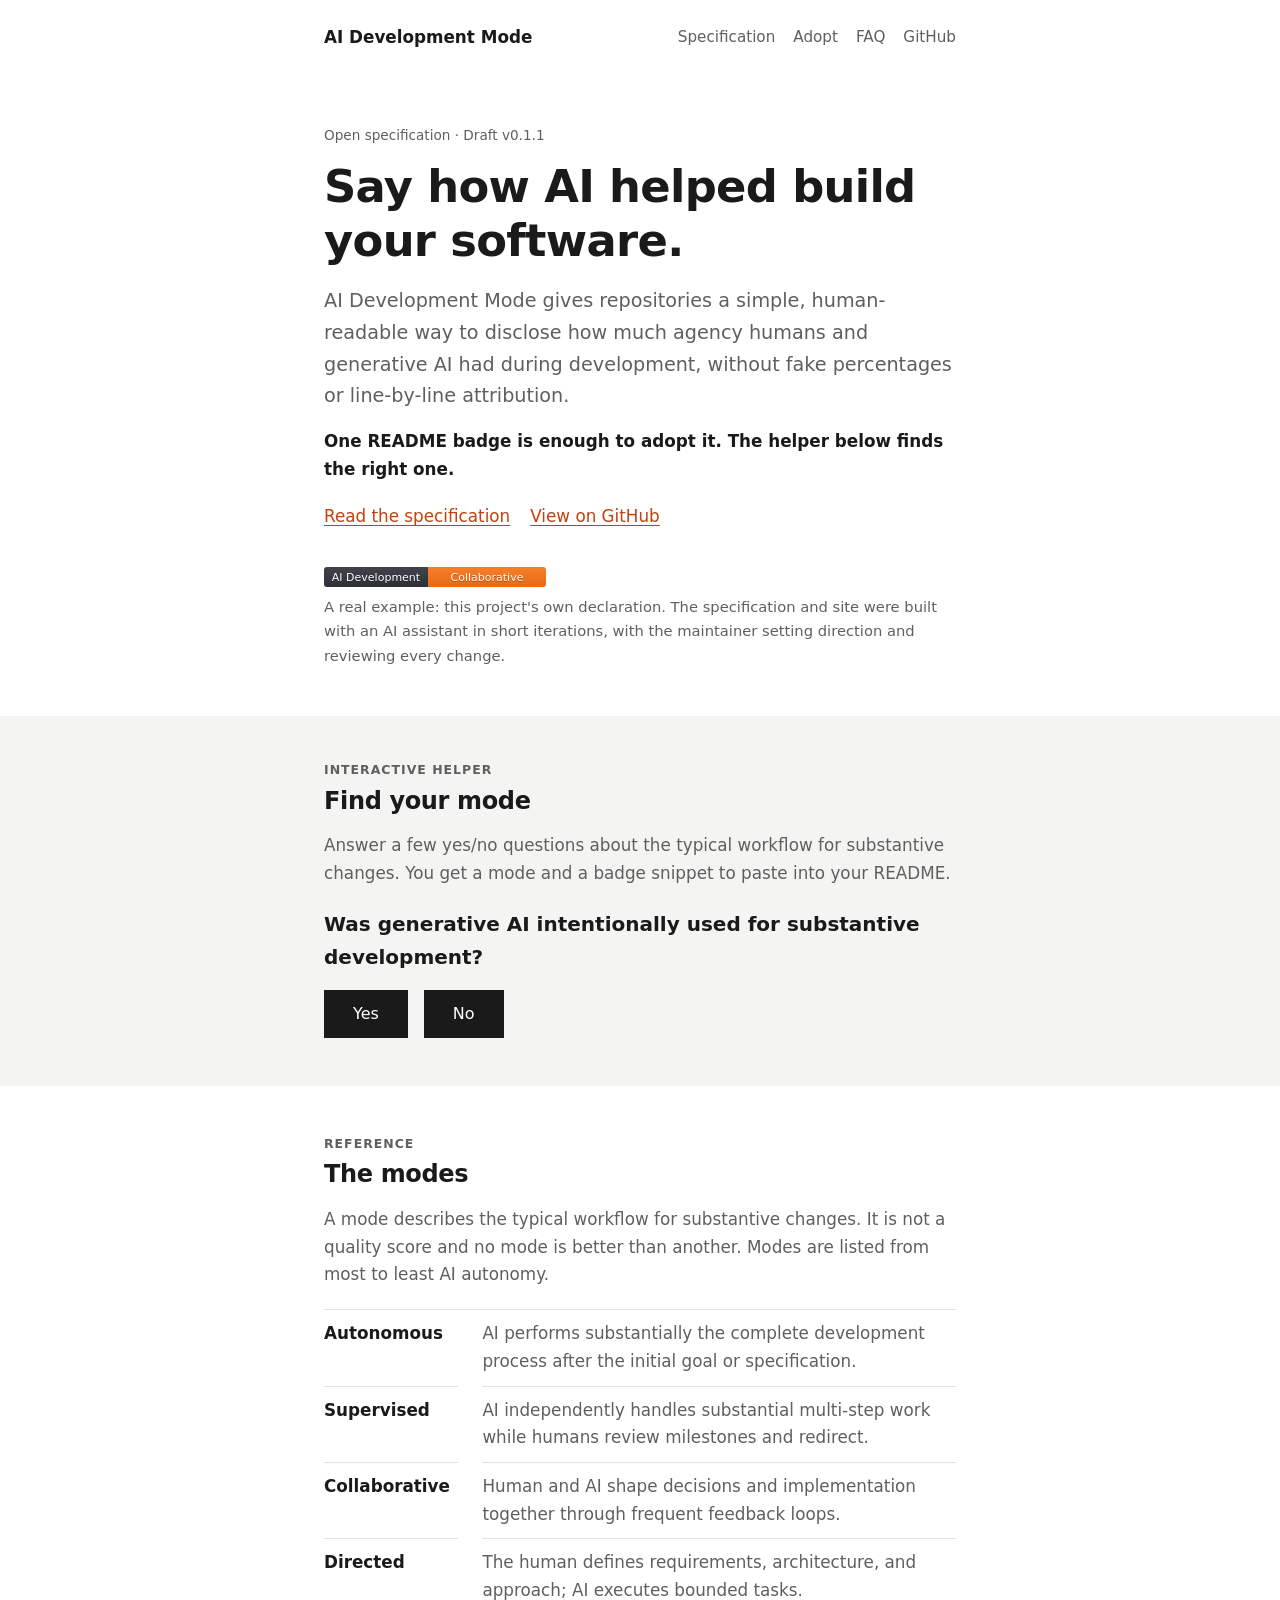
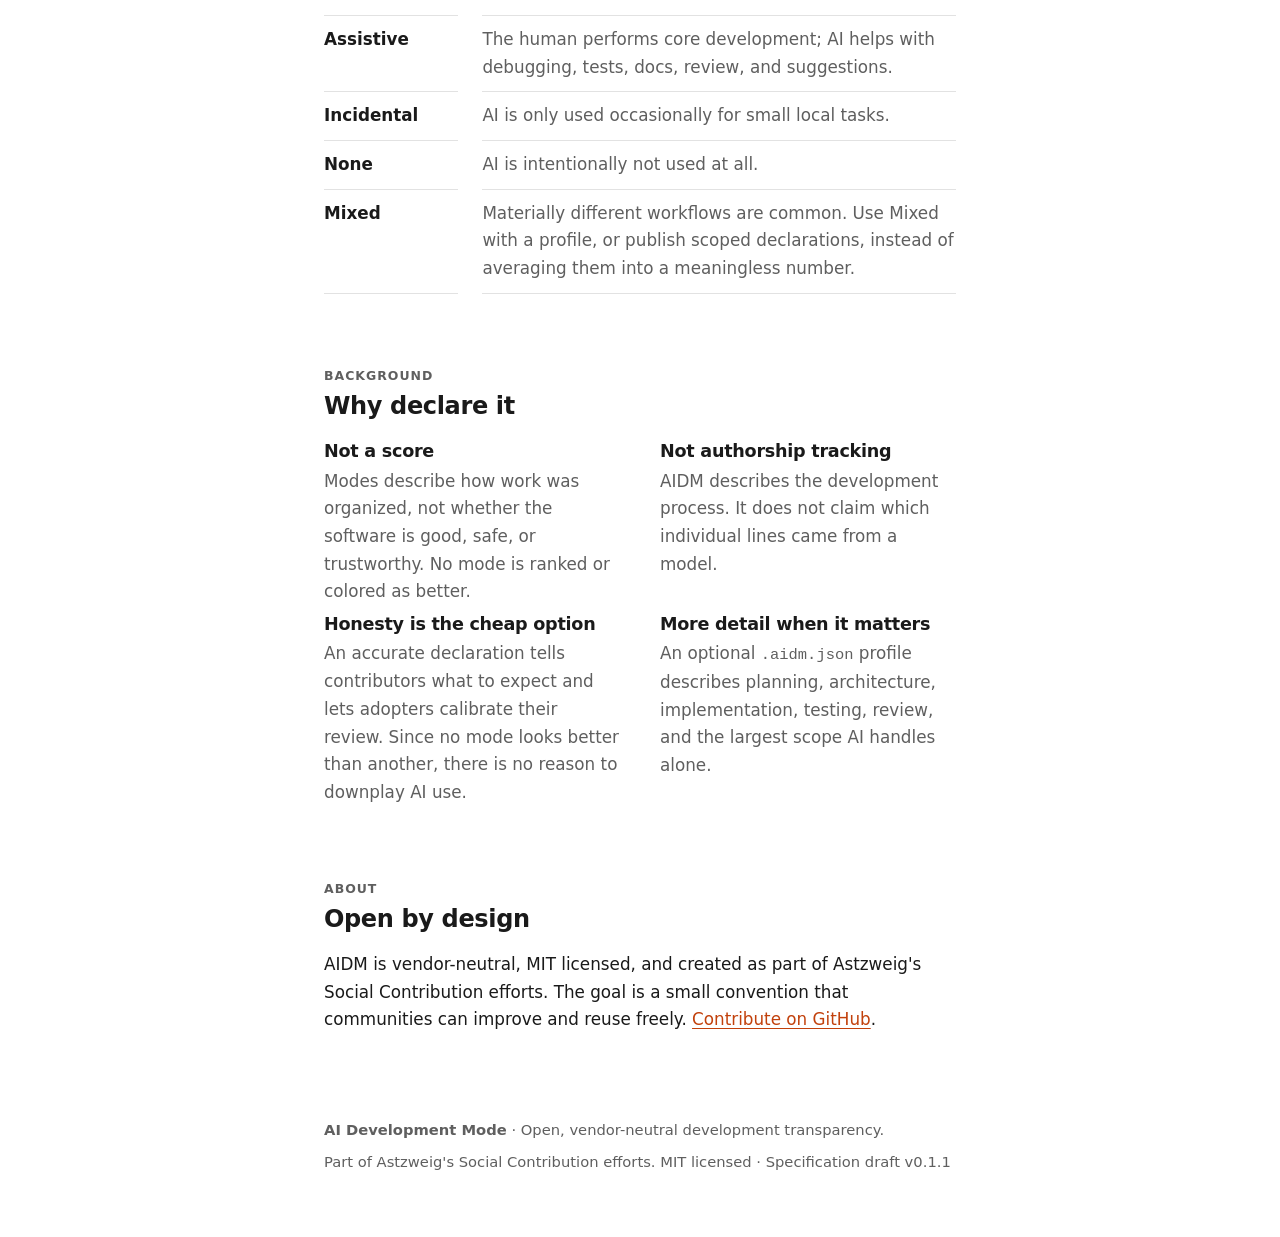
<file: docs/index.html>
<!doctype html>
<html lang="en">
  <head>
    <meta charset="utf-8">
    <meta name="viewport" content="width=device-width,initial-scale=1">
    <meta name="description" content="AI Development Mode is an open specification for disclosing how humans and generative AI worked together to build software.">
    <title>AI Development Mode — Transparent AI-assisted software development</title>
    <link rel="stylesheet" href="assets/style.css">
  </head>
  <body>
    <header class="site-header">
      <div class="wrap nav"><a class="brand" href="index.html">AI Development Mode</a>
        <nav class="navlinks"><a href="specification.html">Specification</a><a href="adopt.html">Adopt</a><a href="faq.html">FAQ</a><a href="https://github.com/astzweig/aidm">GitHub</a></nav>
      </div>
    </header>
    <main>
      <section class="hero">
        <div class="wrap">
          <div class="eyebrow">Open specification · Draft v0.1.1</div>
          <h1>Say how AI helped build your software.</h1>
          <p class="lead">AI Development Mode gives repositories a simple, human-readable way to disclose how much agency humans and generative AI had during development, without fake percentages or line-by-line attribution.</p>
          <p class="sub">One README badge is enough to adopt it. The helper below finds the right one.</p>
          <p class="actions"><a href="specification.html">Read the specification</a><a href="https://github.com/astzweig/aidm">View on GitHub</a></p>
          <p class="example">
            <a href="https://github.com/astzweig/aidm/blob/main/.aidm.json"><img src="assets/badge-collaborative.svg" alt="AI Development: Collaborative" width="222" height="20"></a>
            <span class="small">A real example: this project's own declaration. The specification and site were built with an AI assistant in short iterations, with the maintainer setting direction and reviewing every change.</span>
          </p>
        </div>
      </section>
      <section class="section tool" id="find-your-mode">
        <div class="wrap">
          <p class="label">Interactive helper</p>
          <h2>Find your mode</h2>
          <p class="muted">Answer a few yes/no questions about the typical workflow for substantive changes. You get a mode and a badge snippet to paste into your README.</p>
          <p id="chooser-q" class="chooser-question"></p>
          <div id="chooser-answers" class="chooser-answers">
            <button data-answer="yes">Yes</button>
            <button data-answer="no">No</button>
          </div>
          <div id="chooser-result" class="chooser-result" aria-live="polite"></div>
        </div>
      </section>
      <section class="section">
        <div class="wrap">
          <p class="label">Reference</p>
          <h2>The modes</h2>
          <p class="muted">A mode describes the typical workflow for substantive changes. It is not a quality score and no mode is better than another. Modes are listed from most to least AI autonomy.</p>
          <dl class="modes">
            <dt>Autonomous</dt>
            <dd>AI performs substantially the complete development process after the initial goal or specification.</dd>
            <dt>Supervised</dt>
            <dd>AI independently handles substantial multi-step work while humans review milestones and redirect.</dd>
            <dt>Collaborative</dt>
            <dd>Human and AI shape decisions and implementation together through frequent feedback loops.</dd>
            <dt>Directed</dt>
            <dd>The human defines requirements, architecture, and approach; AI executes bounded tasks.</dd>
            <dt>Assistive</dt>
            <dd>The human performs core development; AI helps with debugging, tests, docs, review, and suggestions.</dd>
            <dt>Incidental</dt>
            <dd>AI is only used occasionally for small local tasks.</dd>
            <dt>None</dt>
            <dd>AI is intentionally not used at all.</dd>
            <dt>Mixed</dt>
            <dd>Materially different workflows are common. Use Mixed with a profile, or publish scoped declarations, instead of averaging them into a meaningless number.</dd>
          </dl>
        </div>
      </section>
      <section class="section">
        <div class="wrap">
          <p class="label">Background</p>
          <h2>Why declare it</h2>
          <div class="grid">
            <div>
              <h3>Not a score</h3>
              <p>Modes describe how work was organized, not whether the software is good, safe, or trustworthy. No mode is ranked or colored as better.</p>
            </div>
            <div>
              <h3>Not authorship tracking</h3>
              <p>AIDM describes the development process. It does not claim which individual lines came from a model.</p>
            </div>
            <div>
              <h3>Honesty is the cheap option</h3>
              <p>An accurate declaration tells contributors what to expect and lets adopters calibrate their review. Since no mode looks better than another, there is no reason to downplay AI use.</p>
            </div>
            <div>
              <h3>More detail when it matters</h3>
              <p>An optional <code>.aidm.json</code> profile describes planning, architecture, implementation, testing, review, and the largest scope AI handles alone.</p>
            </div>
          </div>
        </div>
      </section>
      <section class="section">
        <div class="wrap">
          <p class="label">About</p>
          <h2>Open by design</h2>
          <p>AIDM is vendor-neutral, MIT licensed, and created as part of Astzweig's Social Contribution efforts. The goal is a small convention that communities can improve and reuse freely. <a href="https://github.com/astzweig/aidm">Contribute on GitHub</a>.</p>
        </div>
      </section>
    </main>
    <footer class="footer">
      <div class="wrap">
        <p><strong>AI Development Mode</strong> · Open, vendor-neutral development transparency.</p>
        <p>Part of Astzweig's Social Contribution efforts. MIT licensed · Specification draft v0.1.1</p>
      </div>
    </footer>
    <script src="assets/site.js"></script>
  </body>
</html>
</file>
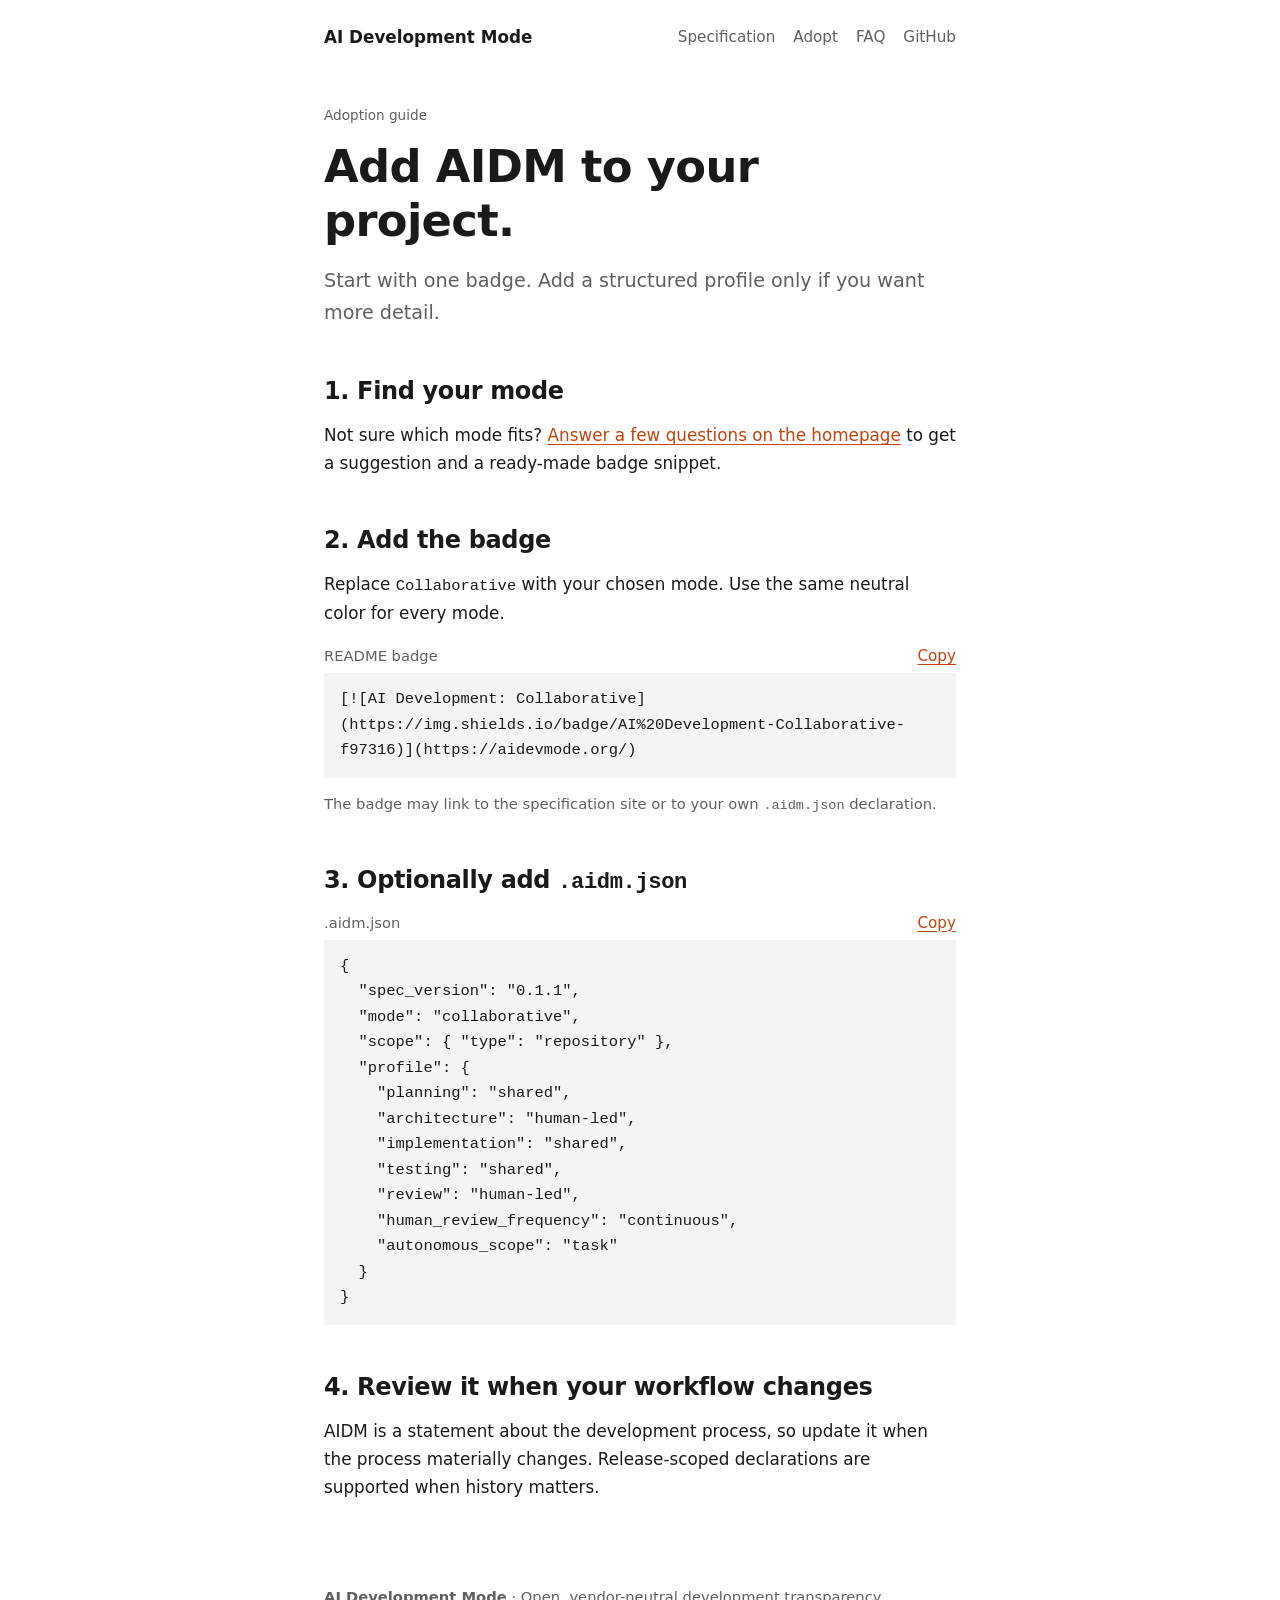
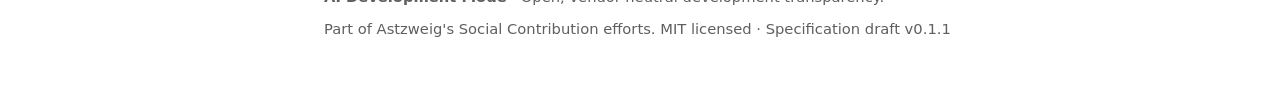
<file: docs/adopt.html>
<!doctype html>
<html lang="en">
  <head>
    <meta charset="utf-8">
    <meta name="viewport" content="width=device-width,initial-scale=1">
    <title>Adopt — AI Development Mode</title>
    <link rel="stylesheet" href="assets/style.css">
  </head>
  <body>
    <header class="site-header">
      <div class="wrap nav"><a class="brand" href="index.html">AI Development Mode</a>
        <nav class="navlinks"><a href="specification.html">Specification</a><a href="adopt.html">Adopt</a><a href="faq.html">FAQ</a><a href="https://github.com/astzweig/aidm">GitHub</a></nav>
      </div>
    </header>
    <main class="section">
      <div class="wrap prose">
        <div class="eyebrow">Adoption guide</div>
        <h1>Add AIDM to your project.</h1>
        <p class="lead">Start with one badge. Add a structured profile only if you want more detail.</p>
        <h2>1. Find your mode</h2>
        <p>Not sure which mode fits? <a href="index.html#find-your-mode">Answer a few questions on the homepage</a> to get a suggestion and a ready-made badge snippet.</p>
        <h2>2. Add the badge</h2>
        <p>Replace <code>Collaborative</code> with your chosen mode. Use the same neutral color for every mode.</p>
        <div class="snippet">
          <div class="snippet-head"><span>README badge</span><button class="link" data-copy="#badge-code">Copy</button></div>
          <pre id="badge-code">[![AI Development: Collaborative](https://img.shields.io/badge/AI%20Development-Collaborative-f97316)](https://aidevmode.org/)</pre>
        </div>
        <p class="small">The badge may link to the specification site or to your own <code>.aidm.json</code> declaration.</p>
        <h2>3. Optionally add <code>.aidm.json</code></h2>
        <div class="snippet">
          <div class="snippet-head"><span>.aidm.json</span><button class="link" data-copy="#json-code">Copy</button></div>
          <pre id="json-code">{
  "spec_version": "0.1.1",
  "mode": "collaborative",
  "scope": { "type": "repository" },
  "profile": {
    "planning": "shared",
    "architecture": "human-led",
    "implementation": "shared",
    "testing": "shared",
    "review": "human-led",
    "human_review_frequency": "continuous",
    "autonomous_scope": "task"
  }
}</pre>
        </div>
        <h2>4. Review it when your workflow changes</h2>
        <p>AIDM is a statement about the development process, so update it when the process materially changes. Release-scoped declarations are supported when history matters.</p>
      </div>
    </main>
    <footer class="footer">
      <div class="wrap">
        <p><strong>AI Development Mode</strong> · Open, vendor-neutral development transparency.</p>
        <p>Part of Astzweig's Social Contribution efforts. MIT licensed · Specification draft v0.1.1</p>
      </div>
    </footer>
    <script src="assets/site.js"></script>
  </body>
</html>
</file>
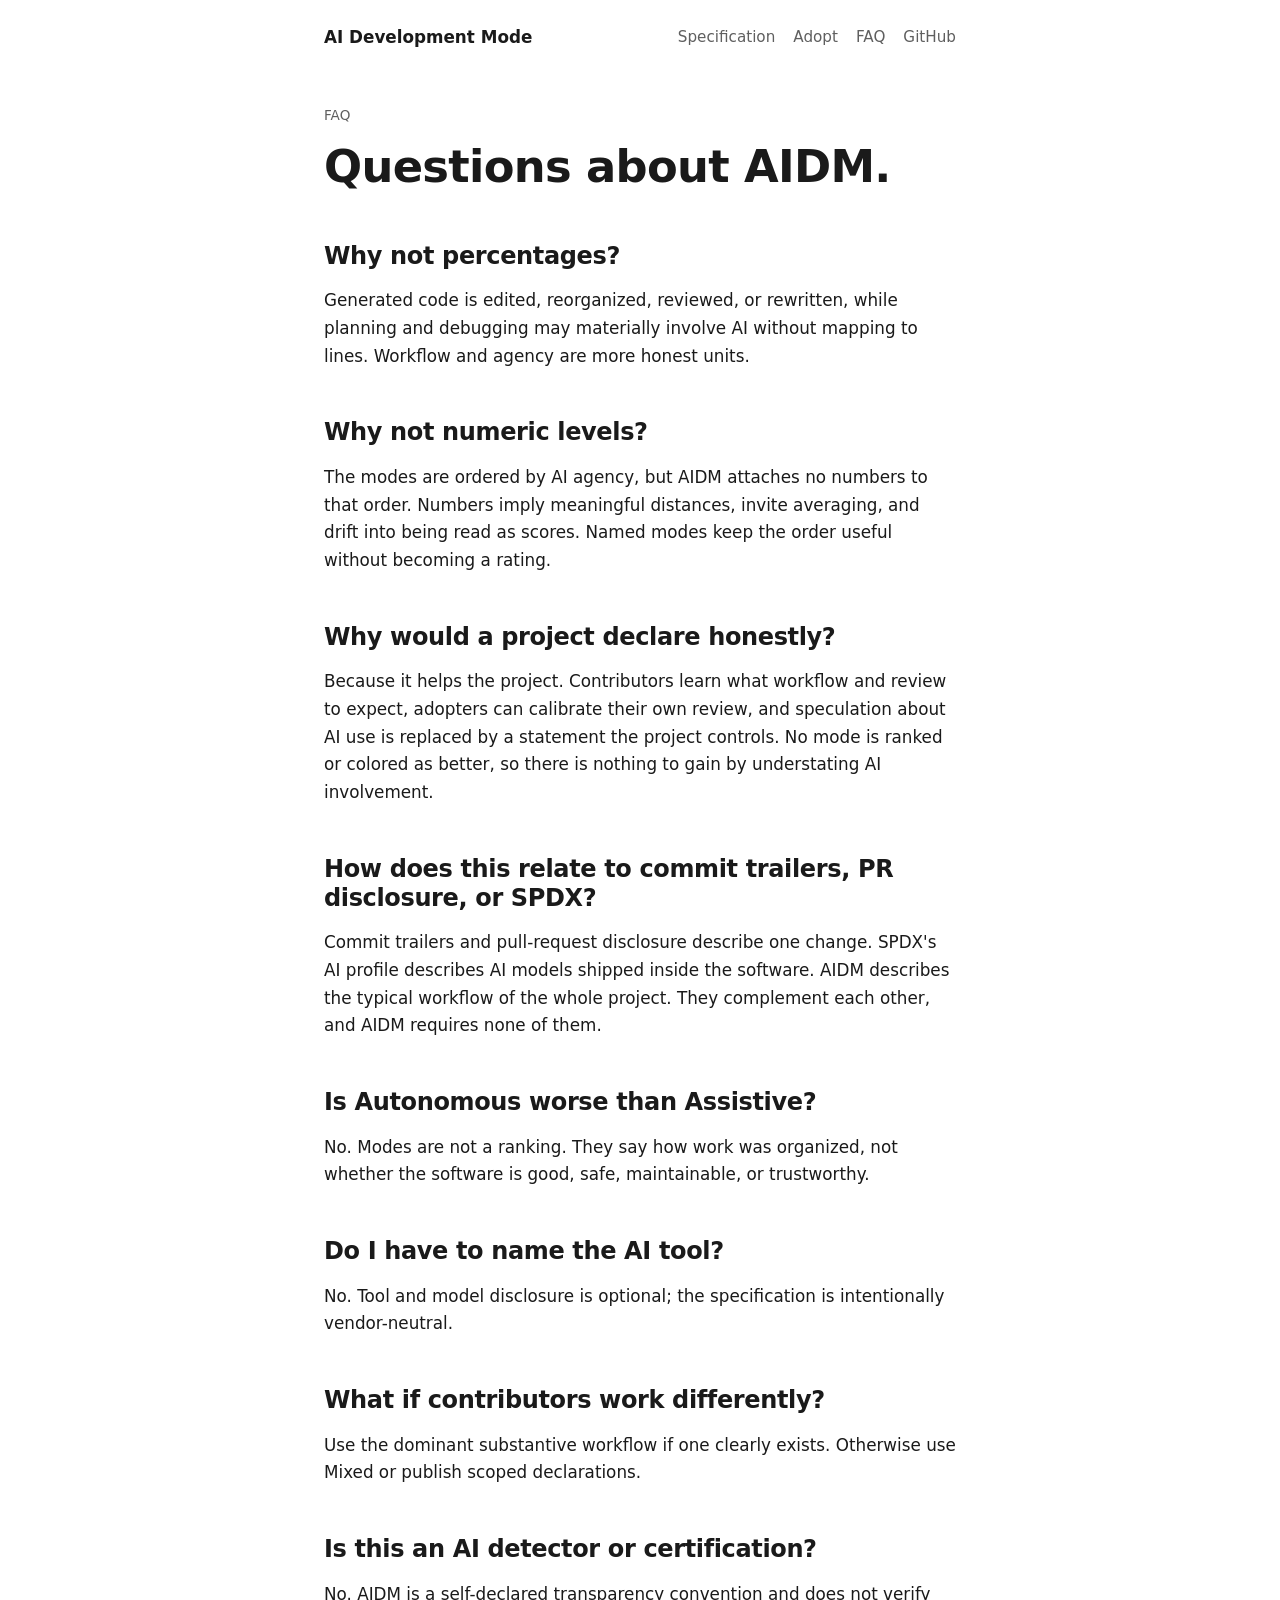
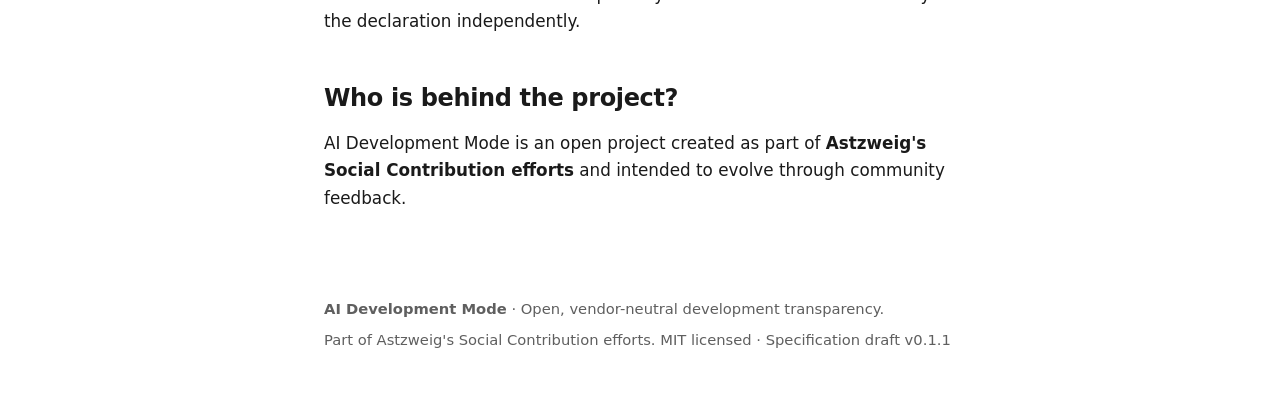
<file: docs/faq.html>
<!doctype html>
<html lang="en">
  <head>
    <meta charset="utf-8">
    <meta name="viewport" content="width=device-width,initial-scale=1">
    <title>FAQ — AI Development Mode</title>
    <link rel="stylesheet" href="assets/style.css">
  </head>
  <body>
    <header class="site-header">
      <div class="wrap nav"><a class="brand" href="index.html">AI Development Mode</a>
        <nav class="navlinks"><a href="specification.html">Specification</a><a href="adopt.html">Adopt</a><a href="faq.html">FAQ</a><a href="https://github.com/astzweig/aidm">GitHub</a></nav>
      </div>
    </header>
    <main class="section">
      <div class="wrap prose">
        <div class="eyebrow">FAQ</div>
        <h1>Questions about AIDM.</h1>
        <h2>Why not percentages?</h2>
        <p>Generated code is edited, reorganized, reviewed, or rewritten, while planning and debugging may materially involve AI without mapping to lines. Workflow and agency are more honest units.</p>
        <h2>Why not numeric levels?</h2>
        <p>The modes are ordered by AI agency, but AIDM attaches no numbers to that order. Numbers imply meaningful distances, invite averaging, and drift into being read as scores. Named modes keep the order useful without becoming a rating.</p>
        <h2>Why would a project declare honestly?</h2>
        <p>Because it helps the project. Contributors learn what workflow and review to expect, adopters can calibrate their own review, and speculation about AI use is replaced by a statement the project controls. No mode is ranked or colored as better, so there is nothing to gain by understating AI involvement.</p>
        <h2>How does this relate to commit trailers, PR disclosure, or SPDX?</h2>
        <p>Commit trailers and pull-request disclosure describe one change. SPDX's AI profile describes AI models shipped inside the software. AIDM describes the typical workflow of the whole project. They complement each other, and AIDM requires none of them.</p>
        <h2>Is Autonomous worse than Assistive?</h2>
        <p>No. Modes are not a ranking. They say how work was organized, not whether the software is good, safe, maintainable, or trustworthy.</p>
        <h2>Do I have to name the AI tool?</h2>
        <p>No. Tool and model disclosure is optional; the specification is intentionally vendor-neutral.</p>
        <h2>What if contributors work differently?</h2>
        <p>Use the dominant substantive workflow if one clearly exists. Otherwise use Mixed or publish scoped declarations.</p>
        <h2>Is this an AI detector or certification?</h2>
        <p>No. AIDM is a self-declared transparency convention and does not verify the declaration independently.</p>
        <h2>Who is behind the project?</h2>
        <p>AI Development Mode is an open project created as part of <strong>Astzweig's Social Contribution efforts</strong> and intended to evolve through community feedback.</p>
      </div>
    </main>
    <footer class="footer">
      <div class="wrap">
        <p><strong>AI Development Mode</strong> · Open, vendor-neutral development transparency.</p>
        <p>Part of Astzweig's Social Contribution efforts. MIT licensed · Specification draft v0.1.1</p>
      </div>
    </footer>
    <script src="assets/site.js"></script>
  </body>
</html>
</file>
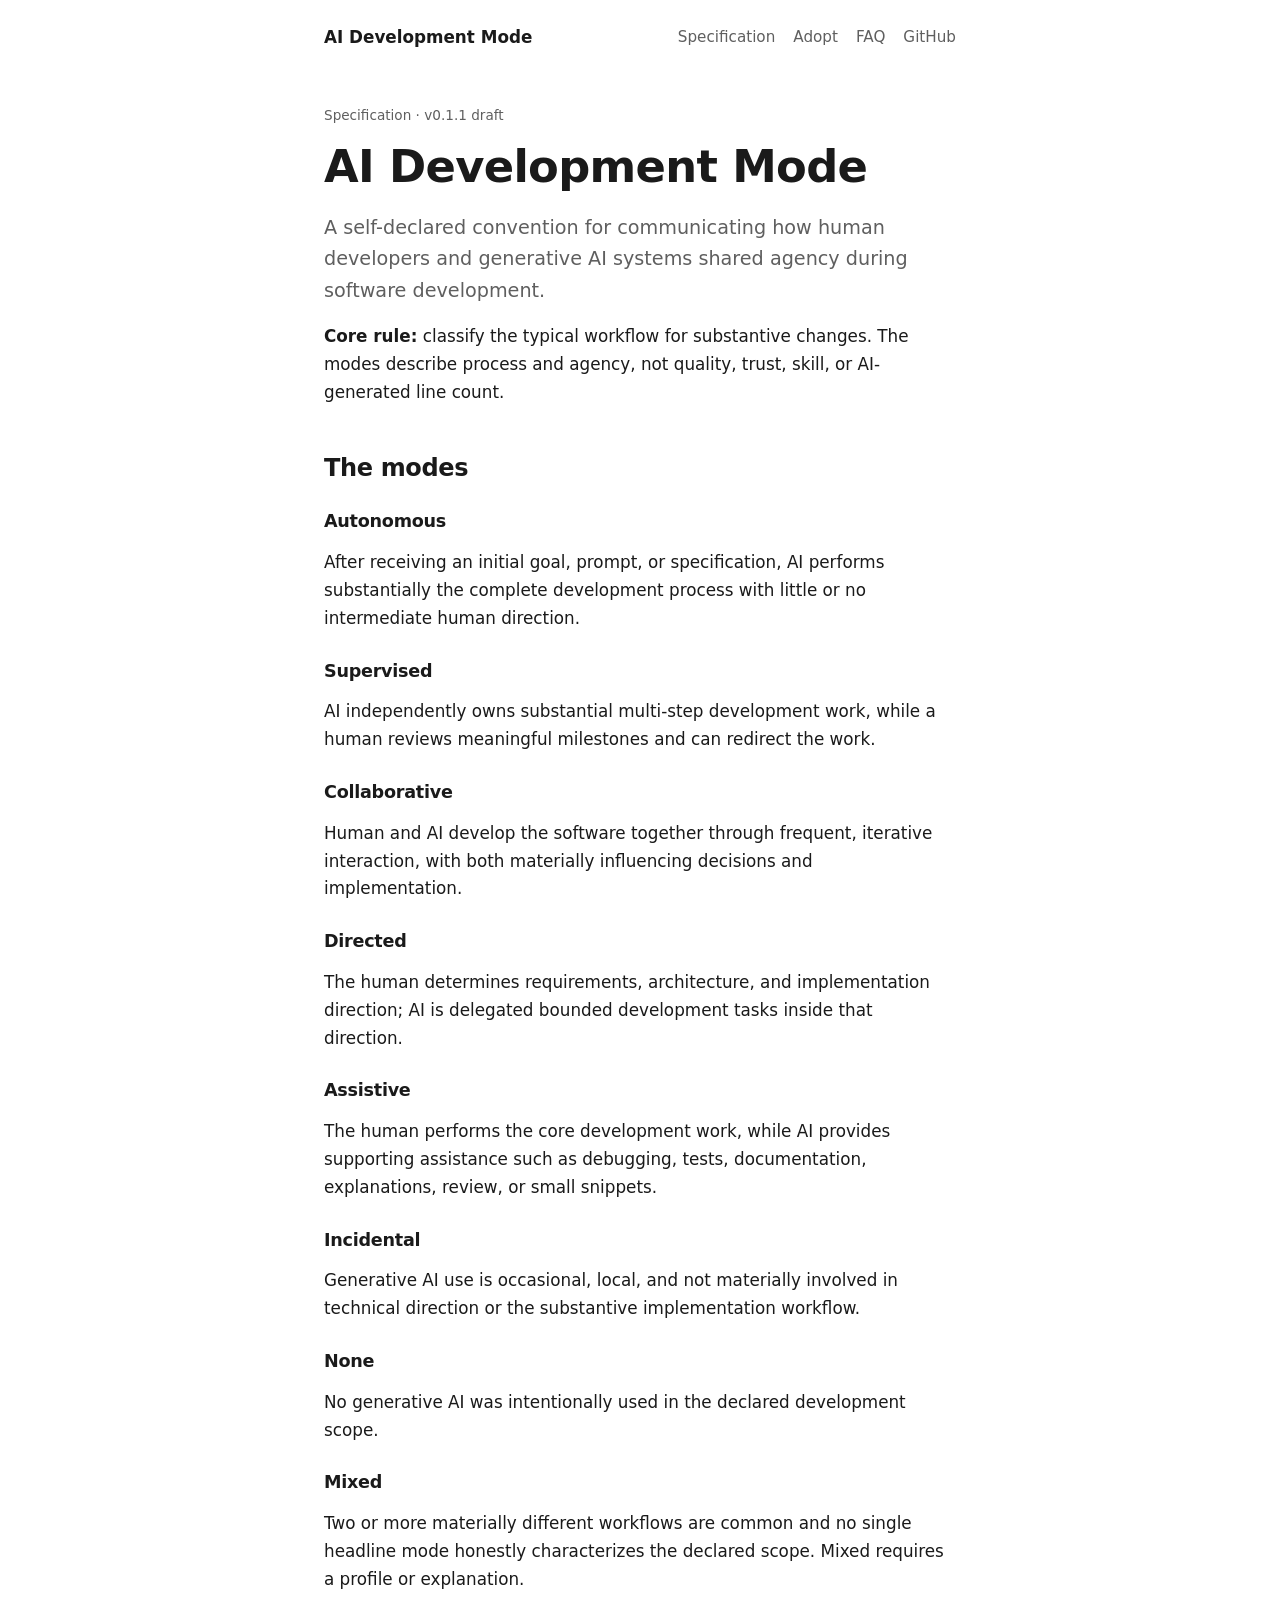
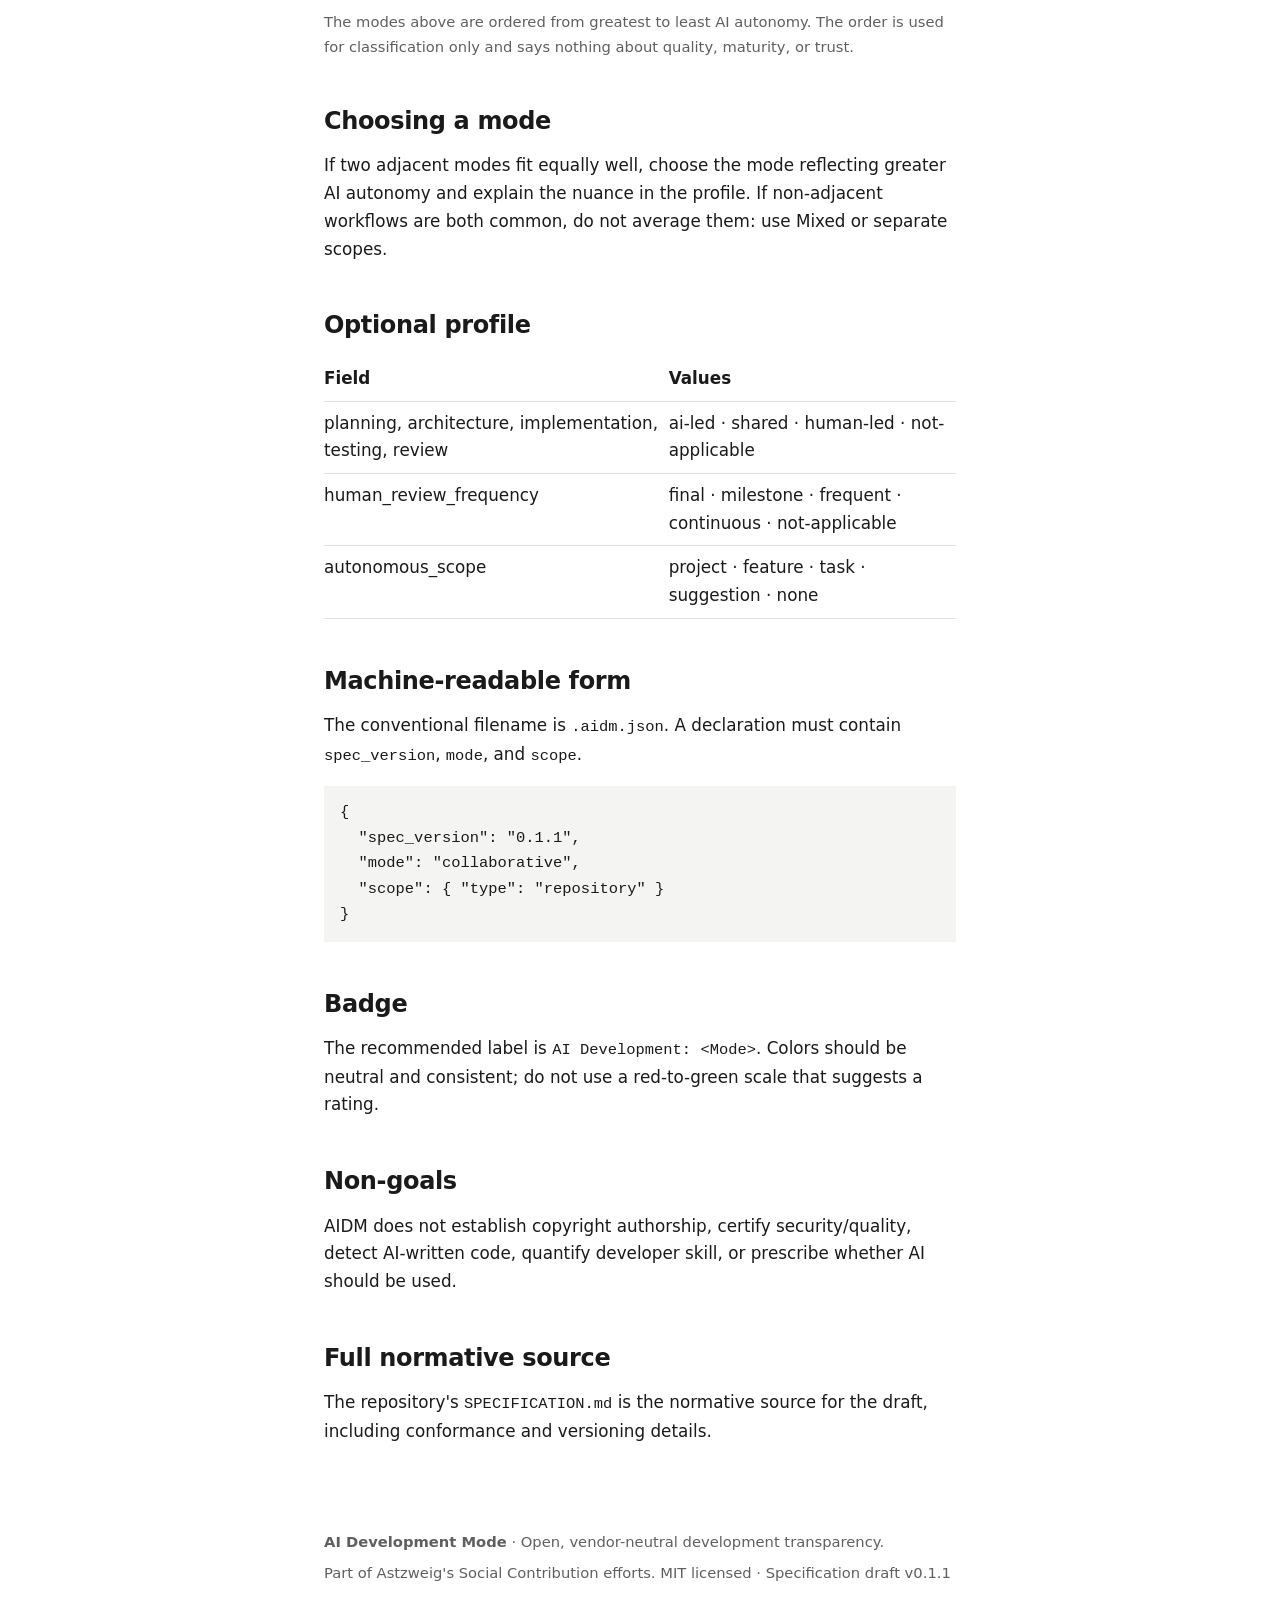
<file: docs/specification.html>
<!doctype html>
<html lang="en">
  <head>
    <meta charset="utf-8">
    <meta name="viewport" content="width=device-width,initial-scale=1">
    <title>Specification — AI Development Mode</title>
    <link rel="stylesheet" href="assets/style.css">
  </head>
  <body>
    <header class="site-header">
      <div class="wrap nav"><a class="brand" href="index.html">AI Development Mode</a>
        <nav class="navlinks"><a href="specification.html">Specification</a><a href="adopt.html">Adopt</a><a href="faq.html">FAQ</a><a href="https://github.com/astzweig/aidm">GitHub</a></nav>
      </div>
    </header>
    <main class="section">
      <div class="wrap prose">
        <div class="eyebrow">Specification · v0.1.1 draft</div>
        <h1>AI Development Mode</h1>
        <p class="lead">A self-declared convention for communicating how human developers and generative AI systems shared agency during software development.</p>
        <p><strong>Core rule:</strong> classify the typical workflow for substantive changes. The modes describe process and agency, not quality, trust, skill, or AI-generated line count.</p>
        <h2>The modes</h2>
        <h3>Autonomous</h3>
        <p>After receiving an initial goal, prompt, or specification, AI performs substantially the complete development process with little or no intermediate human direction.</p>
        <h3>Supervised</h3>
        <p>AI independently owns substantial multi-step development work, while a human reviews meaningful milestones and can redirect the work.</p>
        <h3>Collaborative</h3>
        <p>Human and AI develop the software together through frequent, iterative interaction, with both materially influencing decisions and implementation.</p>
        <h3>Directed</h3>
        <p>The human determines requirements, architecture, and implementation direction; AI is delegated bounded development tasks inside that direction.</p>
        <h3>Assistive</h3>
        <p>The human performs the core development work, while AI provides supporting assistance such as debugging, tests, documentation, explanations, review, or small snippets.</p>
        <h3>Incidental</h3>
        <p>Generative AI use is occasional, local, and not materially involved in technical direction or the substantive implementation workflow.</p>
        <h3>None</h3>
        <p>No generative AI was intentionally used in the declared development scope.</p>
        <h3>Mixed</h3>
        <p>Two or more materially different workflows are common and no single headline mode honestly characterizes the declared scope. Mixed requires a profile or explanation.</p>
        <p class="small">The modes above are ordered from greatest to least AI autonomy. The order is used for classification only and says nothing about quality, maturity, or trust.</p>
        <h2>Choosing a mode</h2>
        <p>If two adjacent modes fit equally well, choose the mode reflecting greater AI autonomy and explain the nuance in the profile. If non-adjacent workflows are both common, do not average them: use Mixed or separate scopes.</p>
        <h2>Optional profile</h2>
        <table>
          <tr>
            <th>Field</th>
            <th>Values</th>
          </tr>
          <tr>
            <td>planning, architecture, implementation, testing, review</td>
            <td>ai-led · shared · human-led · not-applicable</td>
          </tr>
          <tr>
            <td>human_review_frequency</td>
            <td>final · milestone · frequent · continuous · not-applicable</td>
          </tr>
          <tr>
            <td>autonomous_scope</td>
            <td>project · feature · task · suggestion · none</td>
          </tr>
        </table>
        <h2>Machine-readable form</h2>
        <p>The conventional filename is <code>.aidm.json</code>. A declaration must contain <code>spec_version</code>, <code>mode</code>, and <code>scope</code>.</p>
        <pre>{
  "spec_version": "0.1.1",
  "mode": "collaborative",
  "scope": { "type": "repository" }
}</pre>
        <h2>Badge</h2>
        <p>The recommended label is <code>AI Development: &lt;Mode&gt;</code>. Colors should be neutral and consistent; do not use a red-to-green scale that suggests a rating.</p>
        <h2>Non-goals</h2>
        <p>AIDM does not establish copyright authorship, certify security/quality, detect AI-written code, quantify developer skill, or prescribe whether AI should be used.</p>
        <h2>Full normative source</h2>
        <p>The repository's <code>SPECIFICATION.md</code> is the normative source for the draft, including conformance and versioning details.</p>
      </div>
    </main>
    <footer class="footer">
      <div class="wrap">
        <p><strong>AI Development Mode</strong> · Open, vendor-neutral development transparency.</p>
        <p>Part of Astzweig's Social Contribution efforts. MIT licensed · Specification draft v0.1.1</p>
      </div>
    </footer>
    <script src="assets/site.js"></script>
  </body>
</html>
</file>
<file: docs/assets/style.css>
* {
  box-sizing:border-box;
}
:root {
  --bg:#ffffff;
  --ink:#1a1a1a;
  --muted:#5f5f5f;
  --line:#e2e2e2;
  --code-bg:#f4f4f2;
  --accent:#c2410c;
  --max:680px;
}
html {
  scroll-behavior:smooth;
}
body {
  margin:0;
  background:var(--bg);
  color:var(--ink);
  font-family:ui-sans-serif,system-ui,-apple-system,BlinkMacSystemFont,"Segoe UI",sans-serif;
  font-size:1.05rem;
  line-height:1.65;
}
a {
  color:var(--accent);
  text-decoration-thickness:1px;
  text-underline-offset:3px;
}
code,pre {
  font-family:ui-monospace,SFMono-Regular,Menlo,Consolas,monospace;
  font-size:.92em;
}
.wrap {
  max-width:var(--max);
  margin:auto;
  padding:0 24px;
}
.site-header {
  padding-top:8px;
}
.nav {
  min-height:60px;
  display:flex;
  align-items:center;
  justify-content:space-between;
  gap:16px;
  flex-wrap:wrap;
  padding-top:8px;
  padding-bottom:8px;
}
.brand {
  color:var(--ink);
  text-decoration:none;
  font-weight:700;
}
.navlinks {
  display:flex;
  gap:18px;
  flex-wrap:wrap;
}
.navlinks a {
  color:var(--muted);
  text-decoration:none;
  font-size:.95rem;
}
.navlinks a:hover {
  color:var(--ink);
  text-decoration:underline;
}
.hero {
  padding:56px 0 36px;
}
.eyebrow {
  font-size:.85rem;
  color:var(--muted);
}
h1,h2,h3 {
  line-height:1.2;
  letter-spacing:-.015em;
  font-weight:700;
}
h1 {
  font-size:clamp(2rem,5vw,2.8rem);
  margin:.3em 0 .4em;
}
h2 {
  font-size:1.5rem;
  margin:0 0 .6em;
}
h3 {
  font-size:1.1rem;
  margin:1.6em 0 .3em;
}
.lead {
  font-size:1.2rem;
  color:var(--muted);
  margin:0;
}
.actions {
  margin-top:20px;
  display:flex;
  flex-wrap:wrap;
  gap:8px 20px;
}
.section {
  padding:36px 0;
}
.section p:last-child {
  margin-bottom:0;
}
.muted {
  color:var(--muted);
}
.small {
  font-size:.92rem;
  color:var(--muted);
}
dl {
  margin:0;
}
dt {
  font-weight:700;
  margin-top:1em;
}
dd {
  margin:0;
  color:var(--muted);
}
pre {
  background:var(--code-bg);
  padding:14px 16px;
  margin:0;
  overflow:auto;
  white-space:pre-wrap;
  word-break:break-word;
}
.snippet {
  margin:12px 0;
}
.snippet-head {
  display:flex;
  justify-content:space-between;
  align-items:baseline;
  gap:12px;
  font-size:.92rem;
  color:var(--muted);
  margin-bottom:4px;
}
button {
  font:inherit;
  font-size:.95rem;
  color:var(--ink);
  background:none;
  border:1px solid var(--ink);
  padding:6px 14px;
  cursor:pointer;
}
button:hover {
  background:var(--ink);
  color:var(--bg);
}
button.link {
  border:0;
  padding:0;
  color:var(--accent);
  text-decoration:underline;
  text-underline-offset:3px;
}
button.link:hover {
  background:none;
  color:var(--accent);
}
.chooser-question {
  font-weight:700;
  margin:0 0 12px;
}
.chooser-answers {
  display:flex;
  gap:8px 16px;
  align-items:center;
  flex-wrap:wrap;
}
.chooser-result {
  display:none;
  margin-top:24px;
}
.chooser-result.visible {
  display:block;
}
table {
  width:100%;
  border-collapse:collapse;
  margin:1em 0;
}
th,td {
  padding:8px 0;
  border-bottom:1px solid var(--line);
  text-align:left;
  vertical-align:top;
}
th {
  font-weight:700;
}
.prose h2 {
  margin-top:2em;
}
.footer {
  padding:48px 0 56px;
  color:var(--muted);
  font-size:.92rem;
}
.footer p {
  margin:0 0 .5em;
}
@media(max-width:600px) {
  .hero {
    padding-top:40px;
  }
  .section {
    padding:32px 0;
  }
}
.sub {
  margin:16px 0 0;
  font-weight:600;
}
.label {
  margin:0 0 6px;
  font-size:.78rem;
  font-weight:600;
  letter-spacing:.08em;
  text-transform:uppercase;
  color:var(--muted);
}
.modes {
  display:grid;
  grid-template-columns:minmax(8em,max-content) 1fr;
  gap:0 24px;
  margin-top:20px;
  border-top:1px solid var(--line);
}
.modes dt,.modes dd {
  margin:0;
  padding:10px 0;
  border-bottom:1px solid var(--line);
}
.modes dt {
  font-weight:700;
}
.grid {
  display:grid;
  grid-template-columns:1fr 1fr;
  gap:8px 40px;
  margin-top:20px;
}
.grid h3 {
  margin:0 0 .3em;
}
.grid p {
  margin:0 0 1em;
  color:var(--muted);
}
@media(max-width:600px) {
  .modes {
    grid-template-columns:1fr;
  }
  .modes dt {
    padding-bottom:0;
    border-bottom:0;
  }
  .modes dd {
    padding-top:2px;
  }
  .grid {
    grid-template-columns:1fr;
  }
}
.example {
  margin:36px 0 0;
  display:flex;
  flex-direction:column;
  gap:8px;
  align-items:flex-start;
}
.example img {
  display:block;
}
.tool {
  background:var(--code-bg);
  padding:44px 0 48px;
  margin:12px 0;
}
.tool .chooser-question {
  font-size:1.25rem;
  margin:20px 0 16px;
}
.tool .chooser-answers button {
  background:var(--ink);
  color:var(--bg);
  padding:10px 28px;
  font-size:1rem;
}
.tool .chooser-answers button:hover {
  background:#000;
}
.tool pre {
  background:var(--bg);
}
</file>
